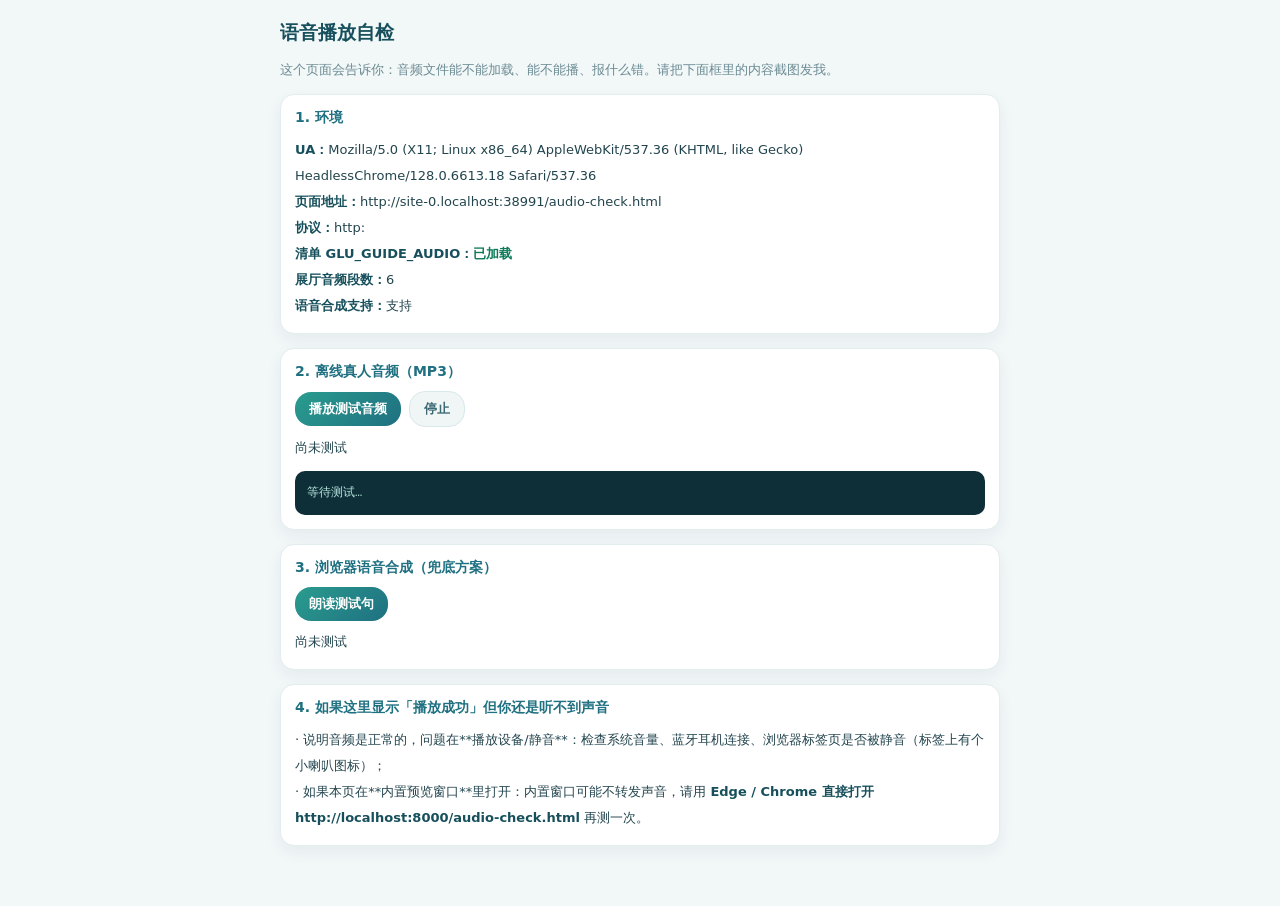
<file: audio-check.html>
<!DOCTYPE html>
<html lang="zh-CN">
<head>
  <meta charset="UTF-8" />
  <meta name="viewport" content="width=device-width, initial-scale=1.0" />
  <title>语音播放自检 · 安徽英科医疗导航</title>
  <style>
    * { box-sizing: border-box; }
    body { margin: 0; padding: 0 14px 60px; background: #f2f7f8; color: #23454e;
      font-family: "Microsoft YaHei", system-ui, sans-serif; }
    .wrap { max-width: 720px; margin: 0 auto; }
    h1 { font-size: 19px; margin: 20px 0 6px; color: #17505c; }
    .sub { font-size: 12.5px; color: #6b8b93; line-height: 1.7; }
    .card { background: #fff; border: 1px solid #e2edee; border-radius: 14px; padding: 14px;
      margin-top: 14px; box-shadow: 0 6px 16px rgba(26, 75, 81, .06); }
    .card h2 { font-size: 14px; margin: 0 0 10px; color: #1f7081; }
    .row { display: flex; gap: 8px; flex-wrap: wrap; align-items: center; margin-bottom: 8px; }
    button { border: 0; border-radius: 16px; padding: 8px 14px; font-size: 13px; font-weight: 700;
      color: #fff; background: linear-gradient(135deg, #2a9c8e, #1f7081); cursor: pointer; }
    button.ghost { background: #f0f5f6; color: #3c6a73; border: 1px solid #d9e8ea; }
    pre { background: #0f2f38; color: #b8e6e0; border-radius: 10px; padding: 12px;
      font-size: 12px; line-height: 1.7; white-space: pre-wrap; word-break: break-all; margin: 0; }
    .ok { color: #0f7a5a; font-weight: 700; }
    .bad { color: #c0392b; font-weight: 700; }
    .warn { color: #b4702e; font-weight: 700; }
    .kv { font-size: 13px; line-height: 2; }
    .kv b { color: #17505c; }
  </style>
</head>
<body>
  <div class="wrap">
    <h1>语音播放自检</h1>
    <p class="sub">这个页面会告诉你：音频文件能不能加载、能不能播、报什么错。请把下面框里的内容截图发我。</p>

    <div class="card">
      <h2>1. 环境</h2>
      <div class="kv" id="env"></div>
    </div>

    <div class="card">
      <h2>2. 离线真人音频（MP3）</h2>
      <div class="row">
        <button id="playBtn">播放测试音频</button>
        <button class="ghost" id="stopBtn">停止</button>
      </div>
      <div class="kv" id="mp3state">尚未测试</div>
      <div style="margin-top:10px"><pre id="log">等待测试…</pre></div>
    </div>

    <div class="card">
      <h2>3. 浏览器语音合成（兜底方案）</h2>
      <div class="row"><button id="ttsBtn">朗读测试句</button></div>
      <div class="kv" id="ttsstate">尚未测试</div>
    </div>

    <div class="card">
      <h2>4. 如果这里显示「播放成功」但你还是听不到声音</h2>
      <div class="kv">
        · 说明音频是正常的，问题在**播放设备/静音**：检查系统音量、蓝牙耳机连接、浏览器标签页是否被静音（标签上有个小喇叭图标）；<br />
        · 如果本页在**内置预览窗口**里打开：内置窗口可能不转发声音，请用 <b>Edge / Chrome 直接打开 http://localhost:8000/audio-check.html</b> 再测一次。
      </div>
    </div>
  </div>

  <script src="assets/audio/guides/manifest.js"></script>
  <script>
    (function () {
      var $ = function (id) { return document.getElementById(id); };
      var VOICE = 'zh-CN-YunyangNeural';
      var lines = [];
      function log(s) { lines.push(s); $('log').textContent = lines.join('\n'); }

      var manifest = (window.GLU_GUIDE_AUDIO || {})[VOICE] || null;
      var files = manifest && manifest.guides && manifest.guides.exhibition
        ? manifest.guides.exhibition.files : null;

      $('env').innerHTML =
        '<div><b>UA：</b>' + navigator.userAgent + '</div>' +
        '<div><b>页面地址：</b>' + location.href + '</div>' +
        '<div><b>协议：</b>' + location.protocol + '</div>' +
        '<div><b>清单 GLU_GUIDE_AUDIO：</b>' + (manifest ? '<span class="ok">已加载</span>' : '<span class="bad">没加载到</span>') + '</div>' +
        '<div><b>展厅音频段数：</b>' + (files ? files.length : 0) + '</div>' +
        '<div><b>语音合成支持：</b>' + (('speechSynthesis' in window) ? '支持' : '不支持') + '</div>';

      var el = new Audio();
      el.preload = 'auto';
      var started = false;

      ['loadstart', 'loadedmetadata', 'canplay', 'canplaythrough', 'playing', 'waiting', 'stalled', 'suspend', 'ended', 'error'].forEach(function (ev) {
        el.addEventListener(ev, function () {
          var extra = '';
          if (ev === 'loadedmetadata') extra = ' 时长=' + el.duration.toFixed(2) + 's';
          if (ev === 'error') extra = ' code=' + (el.error && el.error.code) + ' ' + (el.error && el.error.message || '');
          if (ev === 'playing') started = true;
          log('audio.' + ev + extra);
          if (ev === 'playing') {
            $('mp3state').innerHTML = '<span class="ok">播放成功</span>（已开始出声，若听不到请看第 4 条）';
          }
          if (ev === 'error') {
            $('mp3state').innerHTML = '<span class="bad">播放失败</span> code=' + (el.error && el.error.code);
          }
        });
      });

      $('playBtn').addEventListener('click', function () {
        if (!files || !files.length) {
          $('mp3state').innerHTML = '<span class="bad">没有音频清单</span> 请确认用 http://localhost:8000 打开本页';
          return;
        }
        started = false;
        lines = [];
        el.src = files[0].file;
        el.volume = 1;
        el.muted = false;
        el.currentTime = 0;
        log('尝试播放：' + files[0].file);
        var p = el.play();
        if (p && p.catch) {
          p.catch(function (err) {
            $('mp3state').innerHTML = '<span class="bad">play() 被拒绝</span> ' + (err && err.name);
            log('play() 被拒绝：' + (err && err.name) + ' ' + (err && err.message));
          });
        }
        setTimeout(function () {
          if (!started && !el.error) {
            log('2 秒后仍未开始出声：paused=' + el.paused + ' readyState=' + el.readyState + ' networkState=' + el.networkState);
          }
        }, 2000);
      });
      $('stopBtn').addEventListener('click', function () { el.pause(); log('手动停止'); });

      $('ttsBtn').addEventListener('click', function () {
        if (!('speechSynthesis' in window)) { $('ttsstate').innerHTML = '<span class="bad">不支持</span>'; return; }
        var u = new SpeechSynthesisUtterance('语音合成测试，欢迎来到安徽英科医疗。');
        u.lang = 'zh-CN';
        var vs = window.speechSynthesis.getVoices() || [];
        var zh = vs.filter(function (v) { return /^zh/i.test(v.lang); });
        u.onstart = function () { $('ttsstate').innerHTML = '<span class="ok">已开始朗读</span>'; };
        u.onend = function () { $('ttsstate').innerHTML = '<span class="ok">朗读完成</span>'; };
        u.onerror = function (e) { $('ttsstate').innerHTML = '<span class="bad">出错</span> ' + (e && e.error); };
        window.speechSynthesis.cancel();
        window.speechSynthesis.speak(u);
        log('TTS 音色数=' + vs.length + '，中文音色=' + zh.map(function (v) { return v.name; }).join(' / '));
      });
    })();
  </script>
</body>
</html>
</file>
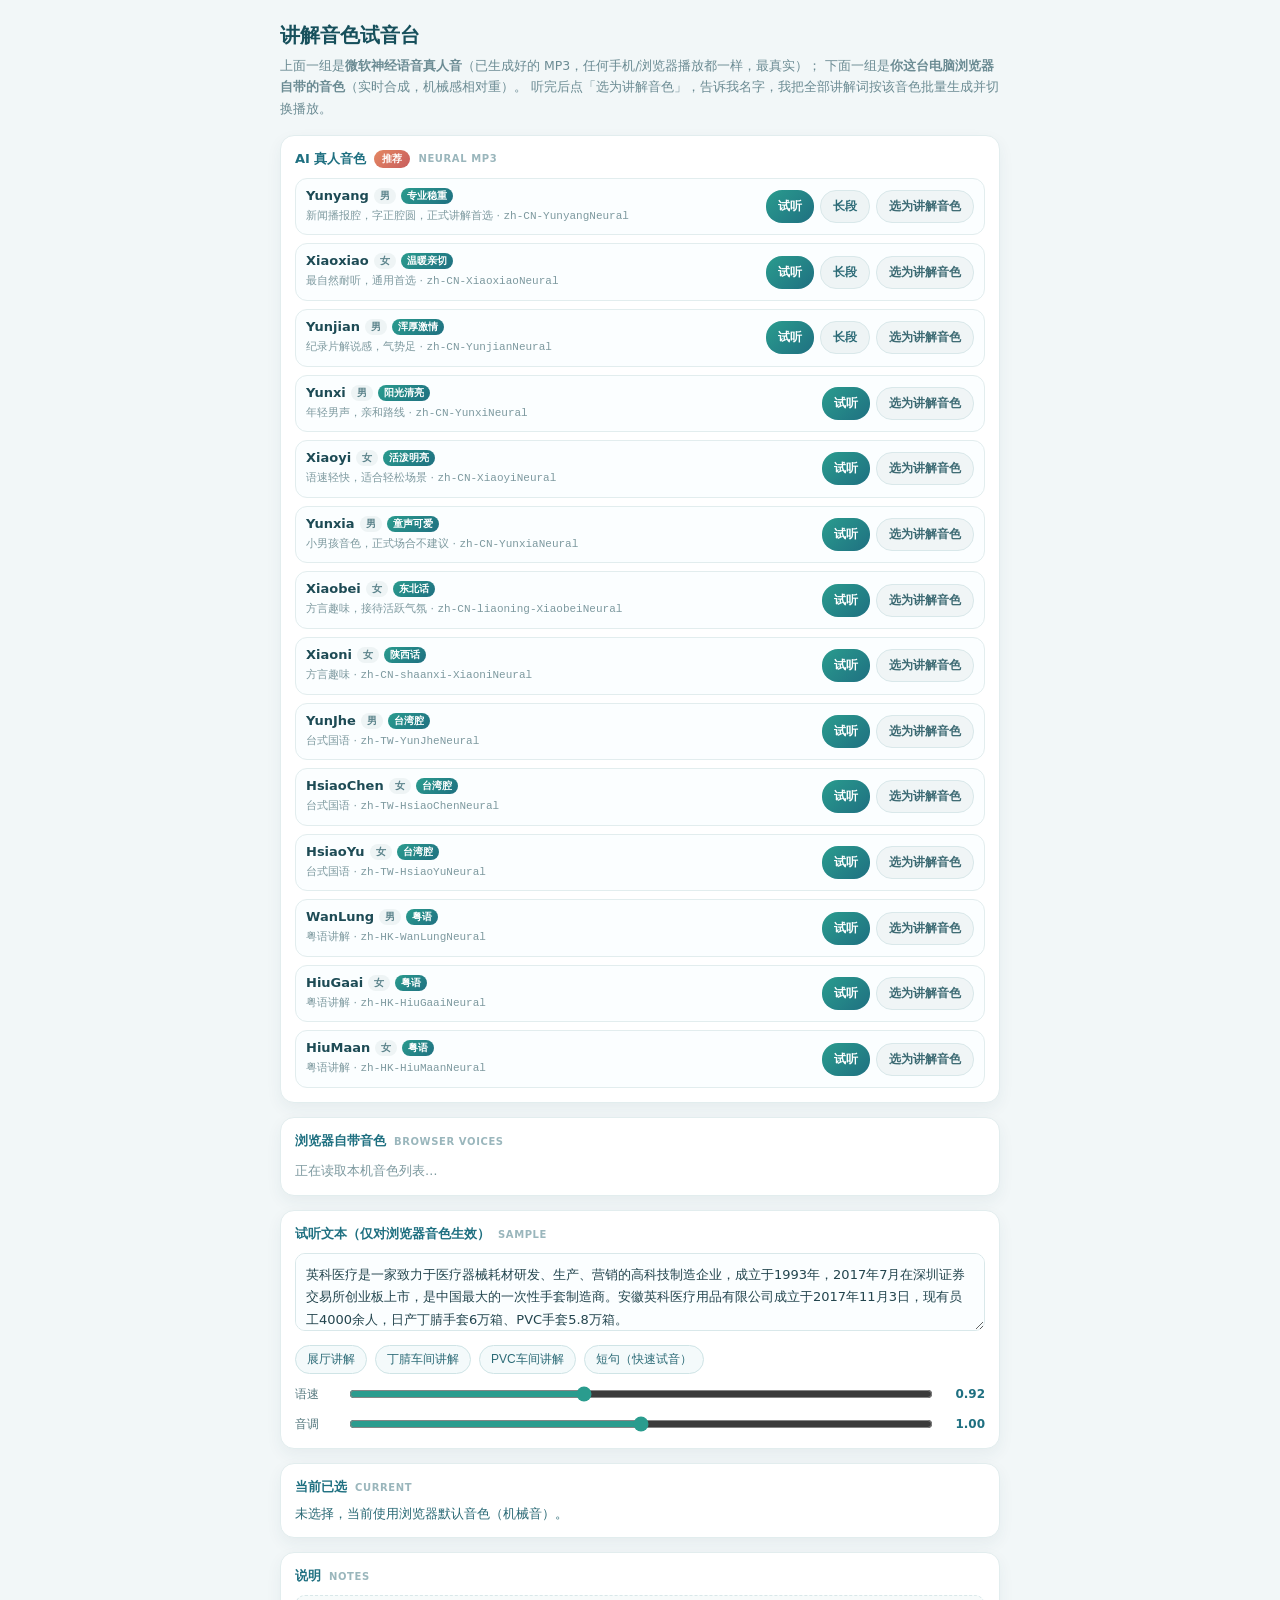
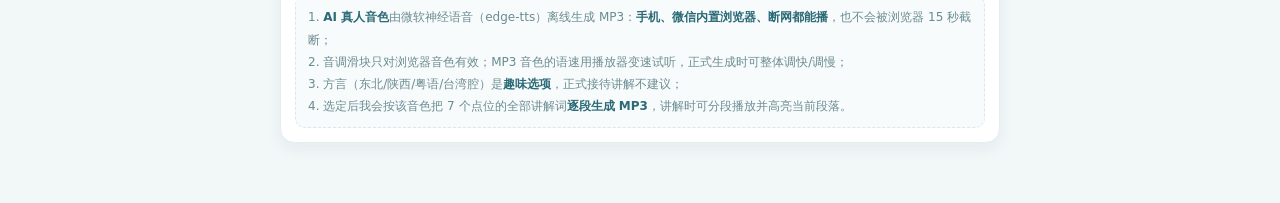
<file: voice-lab.html>
<!DOCTYPE html>
<html lang="zh-CN">
<head>
  <meta charset="UTF-8" />
  <meta name="viewport" content="width=device-width, initial-scale=1.0" />
  <title>讲解音色试音台 · 安徽英科医疗导航</title>
  <style>
    * { box-sizing: border-box; }
    body {
      margin: 0; padding: 0 14px 60px;
      font-family: "Noto Sans SC", "Microsoft YaHei", system-ui, sans-serif;
      background: #f2f7f8; color: #23454e; -webkit-font-smoothing: antialiased;
    }
    .wrap { max-width: 720px; margin: 0 auto; }
    h1 { font-size: 20px; margin: 22px 0 6px; color: #17505c; }
    .sub { font-size: 12.5px; color: #6b8b93; line-height: 1.7; margin: 0 0 16px; }
    .card {
      background: #fff; border: 1px solid #e2edee; border-radius: 14px;
      padding: 14px; margin-bottom: 14px; box-shadow: 0 6px 16px rgba(26, 75, 81, .06);
    }
    .card-title {
      font-size: 13px; font-weight: 700; color: #1f7081;
      display: flex; align-items: center; gap: 8px; margin-bottom: 10px; flex-wrap: wrap;
    }
    .card-title .en { font-size: 10px; font-weight: 600; color: #9ab6bc; letter-spacing: .06em; }
    textarea {
      width: 100%; min-height: 78px; resize: vertical;
      border: 1px solid #d9e8ea; border-radius: 10px; padding: 10px;
      font-size: 13px; line-height: 1.7; color: #23454e; font-family: inherit; background: #fbfeff;
    }
    .presets { display: flex; flex-wrap: wrap; gap: 8px; margin-top: 10px; }
    .preset {
      border: 1px solid #cfe4e6; background: #f4fafb; color: #2b6a76;
      border-radius: 16px; padding: 5px 11px; font-size: 12px; cursor: pointer;
    }
    .preset:active { transform: scale(.96); }
    .slider-row { display: flex; align-items: center; gap: 10px; margin-top: 10px; }
    .slider-row label { width: 42px; font-size: 12px; color: #56797f; flex: none; }
    .slider-row input[type=range] { flex: 1; accent-color: #2a9c8e; }
    .slider-row .val { width: 40px; text-align: right; font-size: 12px; color: #1f7081; font-weight: 700; }
    .voice-list { display: flex; flex-direction: column; gap: 8px; }
    .voice {
      display: flex; align-items: center; gap: 10px;
      border: 1px solid #e2edee; border-radius: 12px; padding: 9px 10px; background: #fbfeff;
    }
    .voice.playing { border-color: #2a9c8e; background: #edfaf7; }
    .voice.picked { border-color: #e48762; background: #fff6f1; }
    .voice-main { flex: 1; min-width: 0; }
    .voice-name { font-size: 13px; font-weight: 700; color: #1d4b55; }
    .voice-meta { font-size: 11px; color: #7d999f; margin-top: 3px; line-height: 1.6; }
    .tag {
      display: inline-block; font-size: 10px; font-weight: 700;
      padding: 1px 6px; border-radius: 8px; margin-left: 5px; vertical-align: 1px;
    }
    .tag.ai { background: linear-gradient(135deg, #2a9c8e, #1f7081); color: #fff; }
    .tag.natural { background: #2a9c8e; color: #fff; }
    .tag.local { background: #e6f0f1; color: #4d7a83; }
    .tag.online { background: #ffe9d6; color: #b4702e; }
    .tag.gender { background: #eef4f5; color: #5b838b; }
    .btn { flex: none; border: 0; border-radius: 16px; cursor: pointer; font-size: 12px; font-weight: 700; padding: 7px 12px; }
    .btn-play { background: linear-gradient(135deg, #2a9c8e, #1f7081); color: #fff; }
    .btn-play.stop { background: linear-gradient(135deg, #e48762, #c85d5d); }
    .btn-pick { background: #f0f5f6; color: #3c6a73; border: 1px solid #d9e8ea; }
    .btn-pick.on { background: linear-gradient(135deg, #e48762, #c85d5d); color: #fff; border: 0; }
    .btn-long { background: #eef4f5; color: #2b6a76; border: 1px solid #d9e8ea; }
    .voice-btns { display: flex; gap: 6px; flex: none; flex-wrap: wrap; justify-content: flex-end; }
    .current { display: flex; align-items: center; gap: 10px; flex-wrap: wrap; font-size: 12.5px; color: #2b6a76; }
    .current code {
      background: #f1f7f8; border: 1px solid #dfecee; border-radius: 6px;
      padding: 2px 6px; font-size: 12px; color: #17505c; word-break: break-all;
    }
    .link-btn { border: 0; background: none; color: #2a9c8e; font-size: 12px; font-weight: 700; cursor: pointer; padding: 0; text-decoration: underline; }
    .empty { font-size: 12.5px; color: #7d999f; line-height: 1.7; }
    .note {
      font-size: 12px; color: #6b8b93; line-height: 1.85;
      background: #f7fbfb; border: 1px dashed #d9e8ea; border-radius: 10px; padding: 10px 12px;
    }
    .note b { color: #2b6a76; }
    .group-title { font-size: 12px; font-weight: 700; color: #6b8b93; margin: 12px 0 8px; }
    .badge-ai {
      font-size: 10px; font-weight: 700; color: #fff; padding: 2px 8px; border-radius: 10px;
      background: linear-gradient(135deg, #e48762, #c85d5d);
    }
  </style>
</head>
<body>
  <div class="wrap">
    <h1>讲解音色试音台</h1>
    <p class="sub">
      上面一组是<b>微软神经语音真人音</b>（已生成好的 MP3，任何手机/浏览器播放都一样，最真实）；
      下面一组是<b>你这台电脑浏览器自带的音色</b>（实时合成，机械感相对重）。
      听完后点「选为讲解音色」，告诉我名字，我把全部讲解词按该音色批量生成并切换播放。
    </p>

    <div class="card">
      <div class="card-title">
        AI 真人音色 <span class="badge-ai">推荐</span>
        <span class="en">NEURAL MP3</span>
      </div>
      <div id="aiBox"><div class="empty">正在读取样例音频清单…</div></div>
    </div>

    <div class="card">
      <div class="card-title">浏览器自带音色 <span class="en">BROWSER VOICES</span></div>
      <div id="voiceBox"><div class="empty">正在读取本机音色列表…</div></div>
    </div>

    <div class="card">
      <div class="card-title">试听文本（仅对浏览器音色生效） <span class="en">SAMPLE</span></div>
      <textarea id="sample"></textarea>
      <div class="presets">
        <button class="preset" data-preset="exhibition">展厅讲解</button>
        <button class="preset" data-preset="nbr">丁腈车间讲解</button>
        <button class="preset" data-preset="pvc">PVC车间讲解</button>
        <button class="preset" data-preset="short">短句（快速试音）</button>
      </div>
      <div class="slider-row">
        <label>语速</label>
        <input type="range" id="rate" min="0.6" max="1.4" step="0.02" value="0.92" />
        <span class="val" id="rateVal">0.92</span>
      </div>
      <div class="slider-row">
        <label>音调</label>
        <input type="range" id="pitch" min="0.7" max="1.3" step="0.02" value="1" />
        <span class="val" id="pitchVal">1.00</span>
      </div>
    </div>

    <div class="card">
      <div class="card-title">当前已选 <span class="en">CURRENT</span></div>
      <div class="current" id="currentBox"></div>
    </div>

    <div class="card">
      <div class="card-title">说明 <span class="en">NOTES</span></div>
      <div class="note">
        1. <b>AI 真人音色</b>由微软神经语音（edge-tts）离线生成 MP3：<b>手机、微信内置浏览器、断网都能播</b>，也不会被浏览器 15 秒截断；<br />
        2. 音调滑块只对浏览器音色有效；MP3 音色的语速用播放器变速试听，正式生成时可整体调快/调慢；<br />
        3. 方言（东北/陕西/粤语/台湾腔）是<b>趣味选项</b>，正式接待讲解不建议；<br />
        4. 选定后我会按该音色把 7 个点位的全部讲解词<b>逐段生成 MP3</b>，讲解时可分段播放并高亮当前段落。
      </div>
    </div>
  </div>

  <audio id="player"></audio>

  <script>
    (function () {
      var STORE_KEY = 'glu_tts_voice';
      var PRESETS = {
        exhibition: '英科医疗是一家致力于医疗器械耗材研发、生产、营销的高科技制造企业，成立于1993年，2017年7月在深圳证券交易所创业板上市，是中国最大的一次性手套制造商。安徽英科医疗用品有限公司成立于2017年11月3日，现有员工4000余人，日产丁腈手套6万箱、PVC手套5.8万箱。',
        nbr: '以丁腈四厂为例：生产车间共拥有12条生产线，每条生产线长度约190米、高度约15米，链条长度1740米，带动约34000只手模，车间日产能可达12000箱。手模依次经过清洗、蘸胶、沥滤卷唇、硫化、氯化、脱模等工艺流程，完成手套从无到有的过程。',
        pvc: '以PVC四厂为例：车间共16条单模生产线，每条生产线链条长度约650米，满载约6800只手模，车间日产能约9400箱。生产线优势在于实现了烤箱温度以及PU液位的自动控制，更好地把控手套品质。',
        short: '欢迎来到安徽英科医疗，我是您的讲解员，请随我一起参观。'
      };

      var $ = function (id) { return document.getElementById(id); };
      var synth = window.speechSynthesis;
      var voices = [];
      var aiVoices = [];
      var longMap = {};         // short -> {file, title} 长段试听（完整展厅讲解）
      var playingKey = null;      // 'ai:<short>' 或 'br:<voiceURI>'
      var player = $('player');

      var sampleEl = $('sample');
      var rateEl = $('rate');
      var pitchEl = $('pitch');

      function readPref() {
        try {
          var raw = localStorage.getItem(STORE_KEY);
          if (!raw) return null;
          var p = JSON.parse(raw);
          return p && (p.voiceURI || p.name) ? p : null;
        } catch (e) { return null; }
      }
      function savePref(p) { try { localStorage.setItem(STORE_KEY, JSON.stringify(p)); } catch (e) {} }
      function clearPref() { try { localStorage.removeItem(STORE_KEY); } catch (e) {} }

      /* ================= 播放控制 ================= */
      function stopAll() {
        try { if (synth) synth.cancel(); } catch (e) {}
        try { player.pause(); } catch (e) {}
        playingKey = null;
      }
      function playAi(v) {
        stopAll();
        playingKey = 'ai:' + v.short;
        player.src = v.file;
        player.playbackRate = Number(rateEl.value);
        player.currentTime = 0;
        player.onended = function () { playingKey = null; renderAll(); };
        var p = player.play();
        if (p && p.catch) p.catch(function () { playingKey = null; renderAll(); });
        renderAll();
      }
      function playBrowser(uri) {
        var v = findVoice(uri);
        if (!v) return;
        stopAll();
        playingKey = 'br:' + uri;
        var u = new SpeechSynthesisUtterance(sampleEl.value.trim());
        u.voice = v;
        u.lang = v.lang || 'zh-CN';
        u.rate = Number(rateEl.value);
        u.pitch = Number(pitchEl.value);
        u.onend = function () { playingKey = null; renderAll(); };
        u.onerror = function () { playingKey = null; renderAll(); };
        synth.speak(u);
        renderAll();
      }

      /* ================= AI 真人音色（MP3 样例） ================= */
      function shortLabel(name) {
        return String(name || '')
          .replace(/^Microsoft\s+/i, '')
          .replace(/\s*Online.*$/i, '')
          .trim();
      }
      function loadAi() {
        fetch('assets/audio/samples/voices.json?t=' + Date.now())
          .then(function (r) { return r.json(); })
          .then(function (data) {
            aiVoices = data.voices || [];
            renderAi();
          })
          .catch(function () {
            $('aiBox').innerHTML = '<div class="empty">没有读到样例音频（assets/audio/samples/voices.json）。请用本地服务打开本页：http://localhost:8000/voice-lab.html</div>';
          });
      }
      function loadLong() {
        fetch('assets/audio/samples/long/long.json?t=' + Date.now())
          .then(function (r) { return r.json(); })
          .then(function (d) {
            (d.items || []).forEach(function (it) { longMap[it.short] = it; });
            renderAi();
          })
          .catch(function () { /* 未生成长段样例时忽略 */ });
      }
      function renderAi() {
        if (!aiVoices.length) {
          $('aiBox').innerHTML = '<div class="empty">暂无样例，需先运行 .workbuddy/gen_voice_samples.py 生成。</div>';
          return;
        }
        var pref = readPref();
        var box = $('aiBox');
        box.innerHTML = '<div class="voice-list">' + aiVoices.map(function (v) {
          var key = 'ai:' + v.short;
          var longKey = 'long:' + v.short;
          var hasLong = !!longMap[v.short];
          var busyShort = playingKey === key;
          var busyLong = playingKey === longKey;
          var picked = pref && pref.voiceURI === 'edge:' + v.short;
          return '' +
            '<div class="voice' + (picked ? ' picked' : '') + ((busyShort || busyLong) ? ' playing' : '') + '">' +
              '<div class="voice-main">' +
                '<div class="voice-name">' + shortLabel(v.name) +
                  '<span class="tag gender">' + v.gender + '</span>' +
                  '<span class="tag ai">' + v.tag + '</span>' +
                '</div>' +
                '<div class="voice-meta">' + v.desc + ' · <code style="font-size:11px">' + v.short + '</code></div>' +
              '</div>' +
              '<div class="voice-btns">' +
                '<button class="btn btn-play' + (busyShort ? ' stop' : '') + '" data-ai="' + v.short + '">' +
                  (busyShort ? '停止' : '试听') + '</button>' +
                (hasLong
                  ? '<button class="btn btn-long' + (busyLong ? ' stop' : '') + '" data-long="' + v.short + '">' +
                      (busyLong ? '停止' : '长段') + '</button>'
                  : '') +
                '<button class="btn btn-pick' + (picked ? ' on' : '') + '" data-pick-ai="' + v.short + '" data-pick-name="' + v.name + '">' +
                  (picked ? '已选中' : '选为讲解音色') + '</button>' +
              '</div>' +
            '</div>';
        }).join('') + '</div>';

        box.querySelectorAll('[data-ai]').forEach(function (btn) {
          btn.addEventListener('click', function () {
            var s = btn.getAttribute('data-ai');
            if (playingKey === 'ai:' + s) { stopAll(); renderAll(); return; }
            var v = aiVoices.filter(function (x) { return x.short === s; })[0];
            if (v) playAi(v);
          });
        });
        box.querySelectorAll('[data-long]').forEach(function (btn) {
          btn.addEventListener('click', function () {
            var s = btn.getAttribute('data-long');
            if (playingKey === 'long:' + s) { stopAll(); renderAll(); return; }
            var item = longMap[s];
            if (!item) return;
            stopAll();
            playingKey = 'long:' + s;
            player.src = item.file;
            player.playbackRate = Number(rateEl.value);
            player.currentTime = 0;
            player.onended = function () { playingKey = null; renderAll(); };
            var p = player.play();
            if (p && p.catch) p.catch(function () { playingKey = null; renderAll(); });
            renderAll();
          });
        });
        box.querySelectorAll('[data-pick-ai]').forEach(function (btn) {
          btn.addEventListener('click', function () {
            savePref({
              mode: 'mp3',
              voiceURI: 'edge:' + btn.getAttribute('data-pick-ai'),
              name: btn.getAttribute('data-pick-name'),
              rate: Number(rateEl.value),
              pitch: Number(pitchEl.value)
            });
            renderAll();
          });
        });
      }

      /* ================= 浏览器自带音色 ================= */
      function loadVoices() {
        var list = (synth && synth.getVoices) ? (synth.getVoices() || []) : [];
        if (list.length) {
          voices = list.slice();
          renderBrowser();
          return true;
        }
        return false;
      }
      function findVoice(uri) {
        return voices.filter(function (v) { return v.voiceURI === uri; })[0] || null;
      }
      function isNatural(v) { return /natural|neural|online/i.test(v.name + ' ' + v.voiceURI); }
      function isZh(v) { return /^zh|^cmn|^yue/i.test(v.lang || ''); }
      function sortVoices(list) {
        return list.slice().sort(function (a, b) {
          var s = (isNatural(b) ? 1 : 0) - (isNatural(a) ? 1 : 0);
          if (s) return s;
          var l = (b.localService ? 1 : 0) - (a.localService ? 1 : 0);
          if (l) return l;
          return (a.name || '').localeCompare(b.name || '');
        });
      }
      function renderBrowser() {
        var box = $('voiceBox');
        if (!('speechSynthesis' in window)) {
          box.innerHTML = '<div class="empty">当前浏览器不支持 Web Speech，请改用 Edge / Chrome。</div>';
          return;
        }
        var zh = sortVoices(voices.filter(isZh));
        var other = sortVoices(voices.filter(function (v) { return !isZh(v); }));
        var pref = readPref();
        var html = '';
        function group(title, list) {
          if (!list.length) return '';
          return '<div class="group-title">' + title + '（' + list.length + '）</div><div class="voice-list">' +
            list.map(function (v) { return rowHtml(v, pref); }).join('') + '</div>';
        }
        html += group('中文 · 仿真人', zh.filter(isNatural));
        html += group('中文 · 其他音色', zh.filter(function (v) { return !isNatural(v); }));
        html += group('非中文音色', other);
        if (!voices.length) {
          html = '<div class="empty">没有读到任何音色。建议用 <b>Edge</b> 打开本页。</div>';
        }
        box.innerHTML = html;
        box.querySelectorAll('[data-br]').forEach(function (btn) {
          btn.addEventListener('click', function () {
            var uri = btn.getAttribute('data-br');
            if (playingKey === 'br:' + uri) { stopAll(); renderAll(); return; }
            playBrowser(uri);
          });
        });
        box.querySelectorAll('[data-pick-br]').forEach(function (btn) {
          btn.addEventListener('click', function () {
            var uri = btn.getAttribute('data-pick-br');
            var v = findVoice(uri);
            if (!v) return;
            savePref({
              mode: 'tts',
              voiceURI: v.voiceURI,
              name: v.name,
              lang: v.lang,
              rate: Number(rateEl.value),
              pitch: Number(pitchEl.value)
            });
            renderAll();
          });
        });
      }
      function rowHtml(v, pref) {
        var picked = pref && pref.mode !== 'mp3' && pref.voiceURI === v.voiceURI;
        var key = 'br:' + v.voiceURI;
        var tags = '';
        if (isNatural(v)) tags += '<span class="tag natural">仿真人</span>';
        if (v.localService) tags += '<span class="tag local">本地</span>';
        else tags += '<span class="tag online">需联网</span>';
        return '' +
          '<div class="voice' + (picked ? ' picked' : '') + (playingKey === key ? ' playing' : '') + '">' +
            '<div class="voice-main">' +
              '<div class="voice-name">' + v.name + tags + '</div>' +
              '<div class="voice-meta">' + v.lang + ' · ' + (v.localService ? '离线可用' : '在线合成') + '</div>' +
            '</div>' +
            '<button class="btn btn-play' + (playingKey === key ? ' stop' : '') + '" data-br="' + v.voiceURI + '">' +
              (playingKey === key ? '停止' : '试听') + '</button>' +
            '<button class="btn btn-pick' + (picked ? ' on' : '') + '" data-pick-br="' + v.voiceURI + '">' +
              (picked ? '已选中' : '选为讲解音色') + '</button>' +
          '</div>';
      }

      /* ================= 当前选择 ================= */
      function renderCurrent() {
        var pref = readPref();
        var box = $('currentBox');
        if (!pref) {
          box.innerHTML = '<span>未选择，当前使用浏览器默认音色（机械音）。</span>';
          return;
        }
        var isMp3 = pref.mode === 'mp3';
        box.innerHTML =
          '<span>' + (isMp3 ? 'MP3 真人音色' : '浏览器音色') + '：<code>' + pref.name + '</code></span>' +
          '<span>语速 <b>' + Number(pref.rate || 0.92).toFixed(2) + '</b> · 音调 <b>' + Number(pref.pitch || 1).toFixed(2) + '</b></span>' +
          (isMp3 ? '<span style="color:#b4702e">需我按该音色批量生成讲解音频后才会真正生效</span>' : '') +
          '<button class="link-btn" id="copyBtn">复制音色名</button>' +
          '<button class="link-btn" id="clearBtn">恢复默认</button>';
        $('copyBtn').addEventListener('click', function () {
          var text = pref.name;
          if (navigator.clipboard && navigator.clipboard.writeText) navigator.clipboard.writeText(text);
          else {
            var ta = document.createElement('textarea');
            ta.value = text; document.body.appendChild(ta); ta.select();
            document.execCommand('copy'); document.body.removeChild(ta);
          }
          $('copyBtn').textContent = '已复制 ✓';
          setTimeout(function () { $('copyBtn').textContent = '复制音色名'; }, 1500);
        });
        $('clearBtn').addEventListener('click', function () { clearPref(); renderAll(); });
      }

      function renderAll() { renderAi(); renderBrowser(); renderCurrent(); }

      /* ================= 初始化 ================= */
      sampleEl.value = PRESETS.exhibition;
      document.querySelectorAll('.preset').forEach(function (btn) {
        btn.addEventListener('click', function () {
          sampleEl.value = PRESETS[btn.getAttribute('data-preset')] || '';
          stopAll(); renderAll();
        });
      });
      rateEl.addEventListener('input', function () {
        $('rateVal').textContent = Number(rateEl.value).toFixed(2);
        player.playbackRate = Number(rateEl.value);
      });
      pitchEl.addEventListener('input', function () { $('pitchVal').textContent = Number(pitchEl.value).toFixed(2); });
      var pref0 = readPref();
      if (pref0 && pref0.rate) { rateEl.value = pref0.rate; $('rateVal').textContent = Number(pref0.rate).toFixed(2); }
      if (pref0 && pref0.pitch) { pitchEl.value = pref0.pitch; $('pitchVal').textContent = Number(pref0.pitch).toFixed(2); }

      loadAi();
      loadLong();
      if ('speechSynthesis' in window) {
        loadVoices();
        if (synth.onvoiceschanged !== undefined) synth.onvoiceschanged = loadVoices;
        var tries = 0;
        var timer = setInterval(function () {
          if (loadVoices() || ++tries > 20) clearInterval(timer);
        }, 250);
      } else {
        $('voiceBox').innerHTML = '<div class="empty">当前浏览器不支持 Web Speech 语音合成。</div>';
      }
      renderCurrent();
      window.addEventListener('beforeunload', stopAll);
    })();
  </script>
</body>
</html>
</file>
